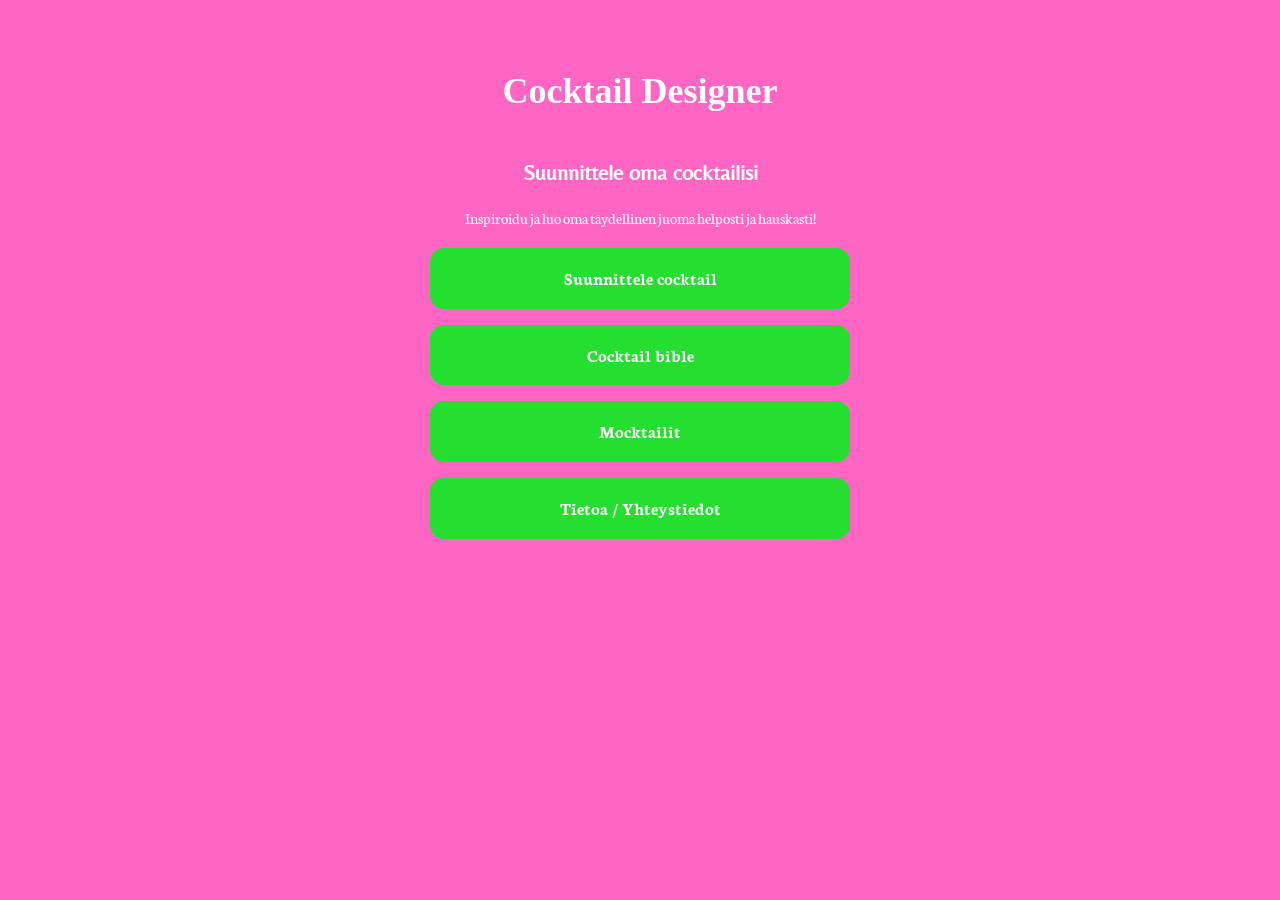
<file: index.html>
<!DOCTYPE html>
<html lang="fi">
<head>
    <meta charset="UTF-8">
    <meta name="viewport" content="width=device-width, initial-scale=1.0">
    <title>Cocktail Designer</title>
    <link rel="stylesheet" href="style.css">
</head>
<body>

    <div class="container">
        
<header>
    <h1>Cocktail Designer</h1>
</header>

<h2>Suunnittele oma cocktailisi</h2>
<p>Inspiroidu ja luo oma täydellinen juoma helposti ja hauskasti!</p>

<nav>
    <a href="design.html">Suunnittele cocktail</a>
    <a href="recipes.html">Cocktail bible</a>
    <a href="mocktail.html">Mocktailit</a>
    <a href="about.html">Tietoa / Yhteystiedot</a>
</nav>

    </div>
</body>

</html>
</file>
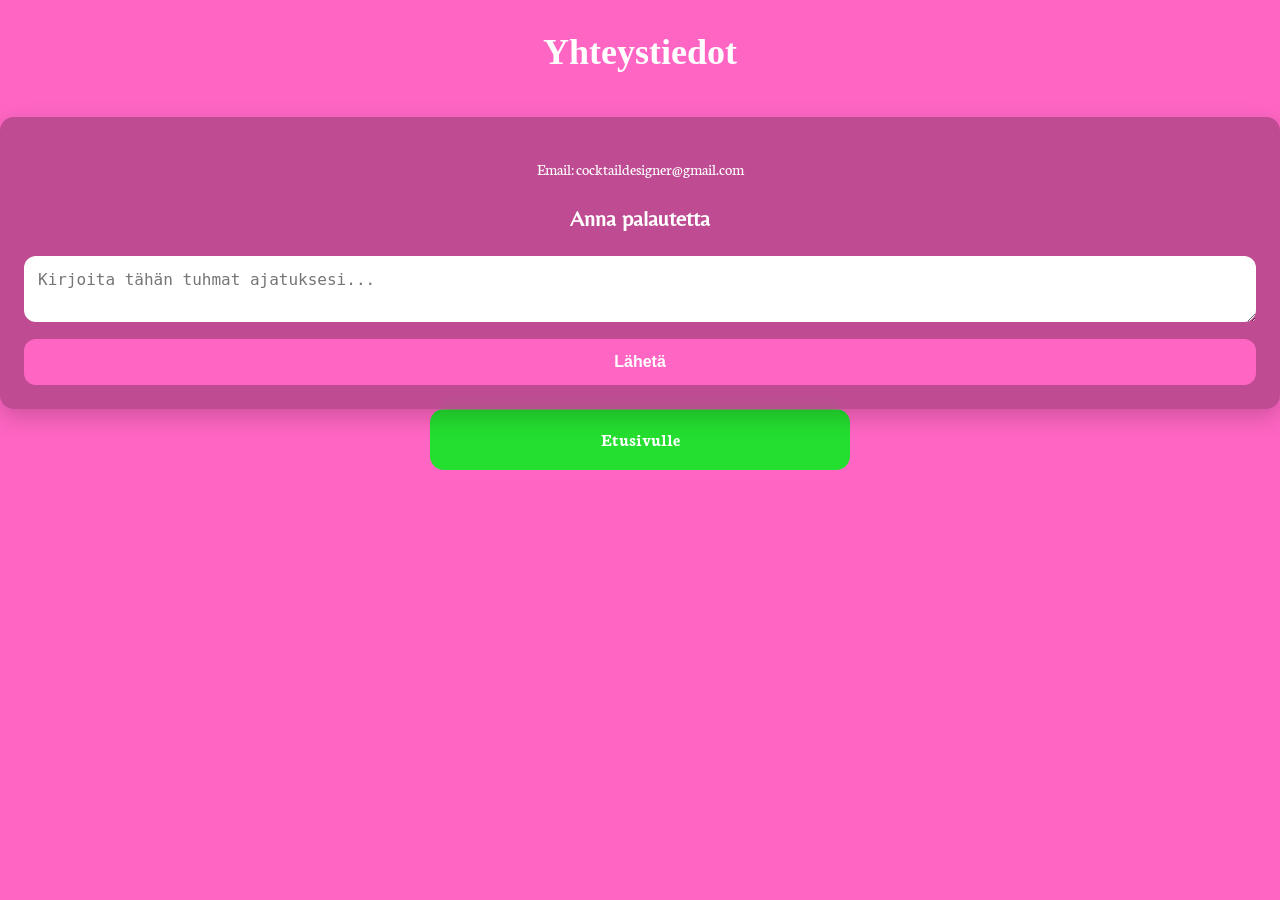
<file: about.html>
<!DOCTYPE html>
<html lang="fi">
<head>
<meta charset="UTF-8">
<title>Yhteystiedot</title>
<link rel="stylesheet" href="style.css">
</head>
<body>

<header>
<h1>Yhteystiedot</h1>
</header>

<div class="card">
<p>Email: cocktaildesigner@gmail.com</p>

<h2>Anna palautetta</h2>
<textarea placeholder="Kirjoita tähän tuhmat ajatuksesi..."></textarea>
<br>
<button onclick="alert('Kerron sun äitille!')">Lähetä</button>
</div>

<nav>
<a href="index.html">Etusivulle</a>
</nav>

</body>
</html>
</file>
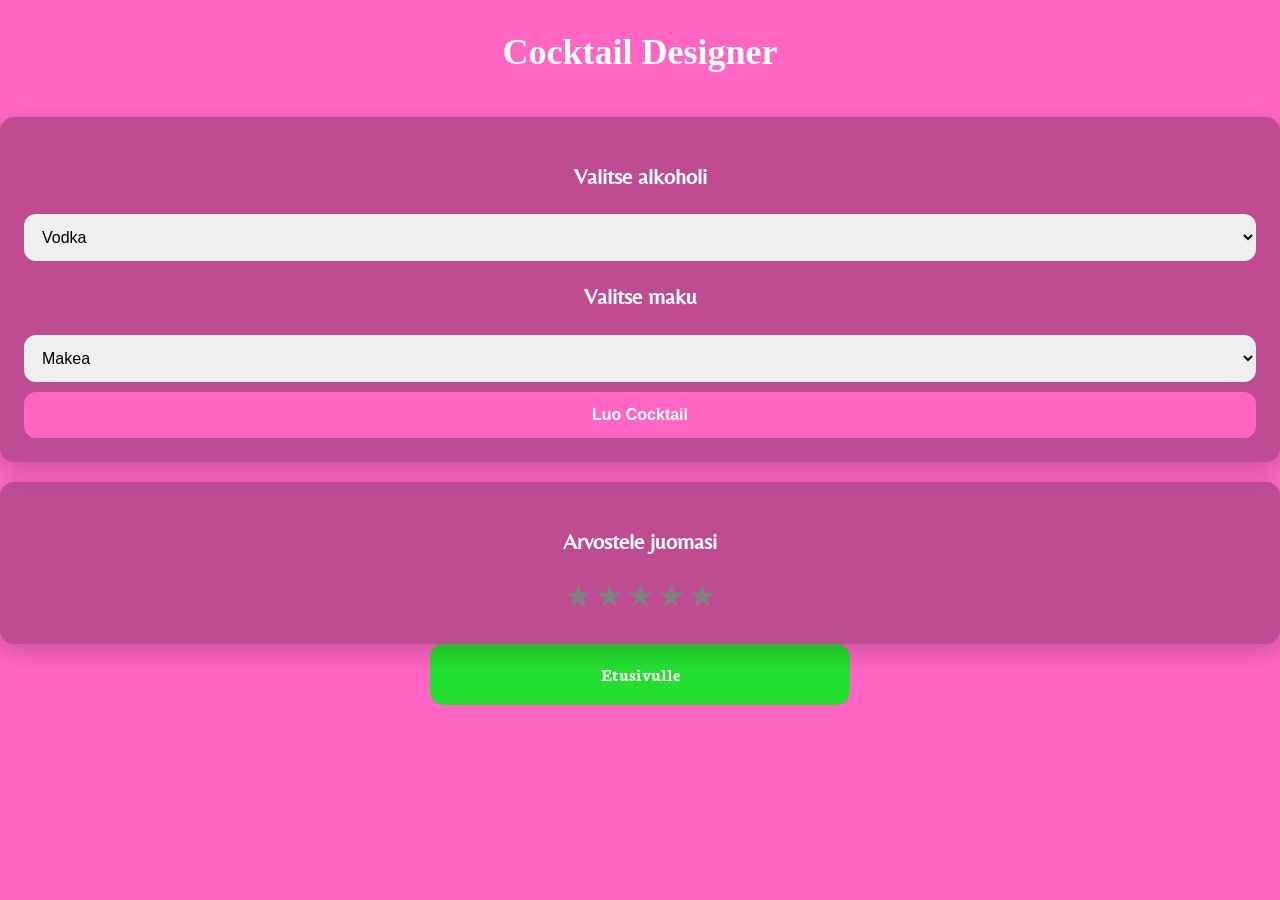
<file: design.html>
<!DOCTYPE html>
<html lang="fi">
<head>
<meta charset="UTF-8">
<title>Suunnittele Cocktail</title>
<link rel="stylesheet" href="style.css">
</head>
<body>

<header>
<h1>Cocktail Designer</h1>
</header>

<div class="card">
<h2>Valitse alkoholi</h2>
<select id="alcohol">
<option>Vodka</option>
<option>Gin</option>
<option>Rommi</option>
<option>Tequila</option>
<option>Viski</option>
</select>

<h2>Valitse maku</h2>
<select id="taste">
<option>Makea</option>
<option>Hapan</option>
<option>Molemmat</option>
</select>

<button onclick="generateCocktail()">Luo Cocktail</button>

<div id="result"></div>
</div>

<div class="card">
<h2>Arvostele juomasi</h2>
<div class="stars">
<span onclick="rate(1)">★</span>
<span onclick="rate(2)">★</span>
<span onclick="rate(3)">★</span>
<span onclick="rate(4)">★</span>
<span onclick="rate(5)">★</span>
</div>
</div>

<nav>
<a href="index.html">Etusivulle</a>
</nav>

<script src="script.js"></script>
</body>
</html>
</file>
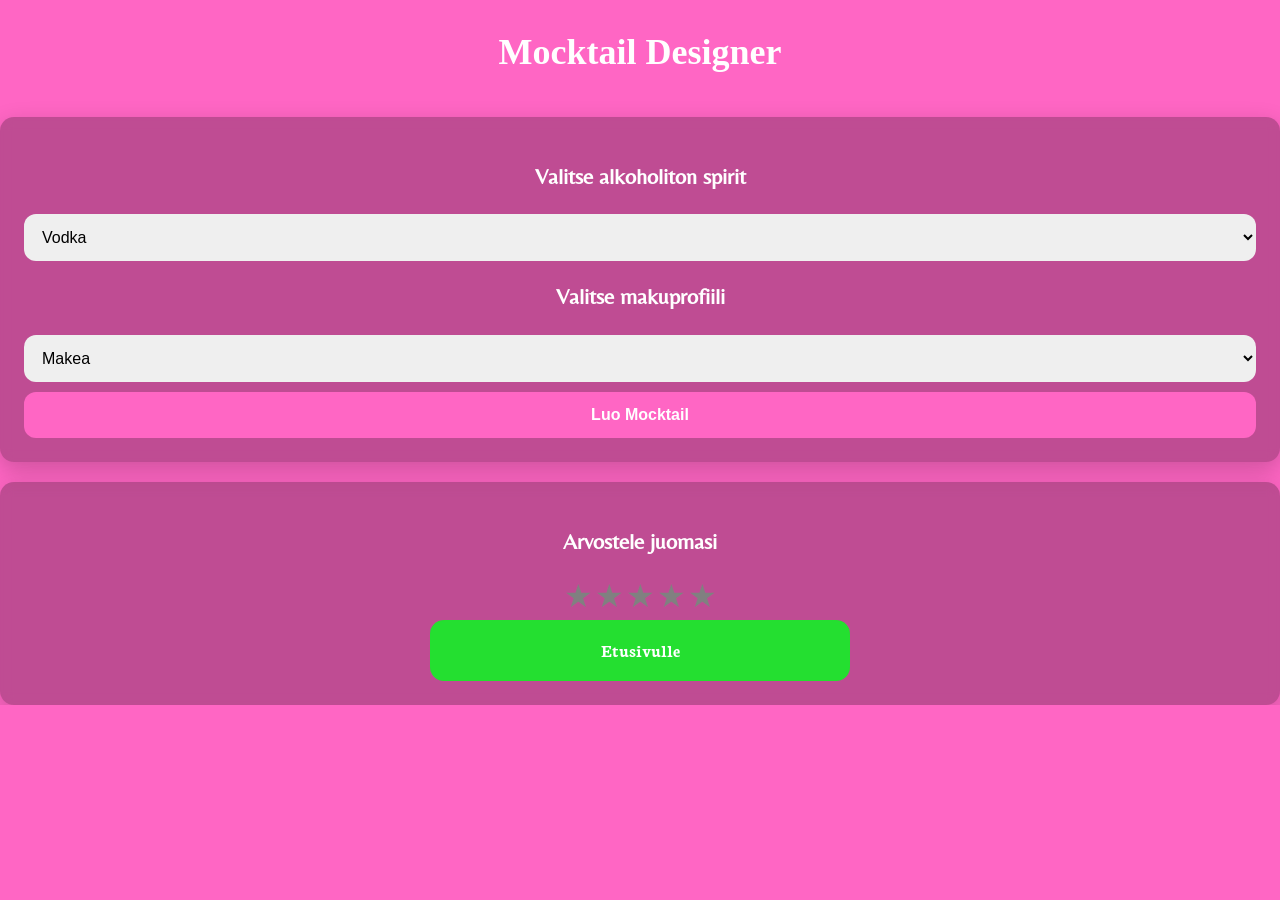
<file: mocktail.html>
<!DOCTYPE html>
<html lang="fi">
<head>
<meta charset="UTF-8">
<title>Mocktail Designer</title>
<link rel="stylesheet" href="style.css">
</head>
<body>

<header>
<h1>Mocktail Designer</h1>
</header>

<div class="card">
<h2>Valitse alkoholiton spirit</h2>
<select id="spirit">
<option>Vodka</option>
<option>Rommi</option>
<option>Tequila</option>
<option>Viski</option>
<option>Gin</option>
</select>

<h2>Valitse makuprofiili</h2>
<select id="taste">
<option>Makea</option>
<option>Hapan</option>
<option>Raikas</option>
</select>

<button onclick="generateCocktail()">Luo Mocktail</button>

<div id="result"></div>
</div>

<div class="card">
<h2>Arvostele juomasi</h2>
<div class="stars">
<span onclick="rate(1)">★</span>
<span onclick="rate(2)">★</span>
<span onclick="rate(3)">★</span>
<span onclick="rate(4)">★</span>
<span onclick="rate(5)">★</span>
</div>

<nav>
<a href="index.html">Etusivulle</a>
</nav>

<script src="script.js"></script>


</body>
</html>
</file>
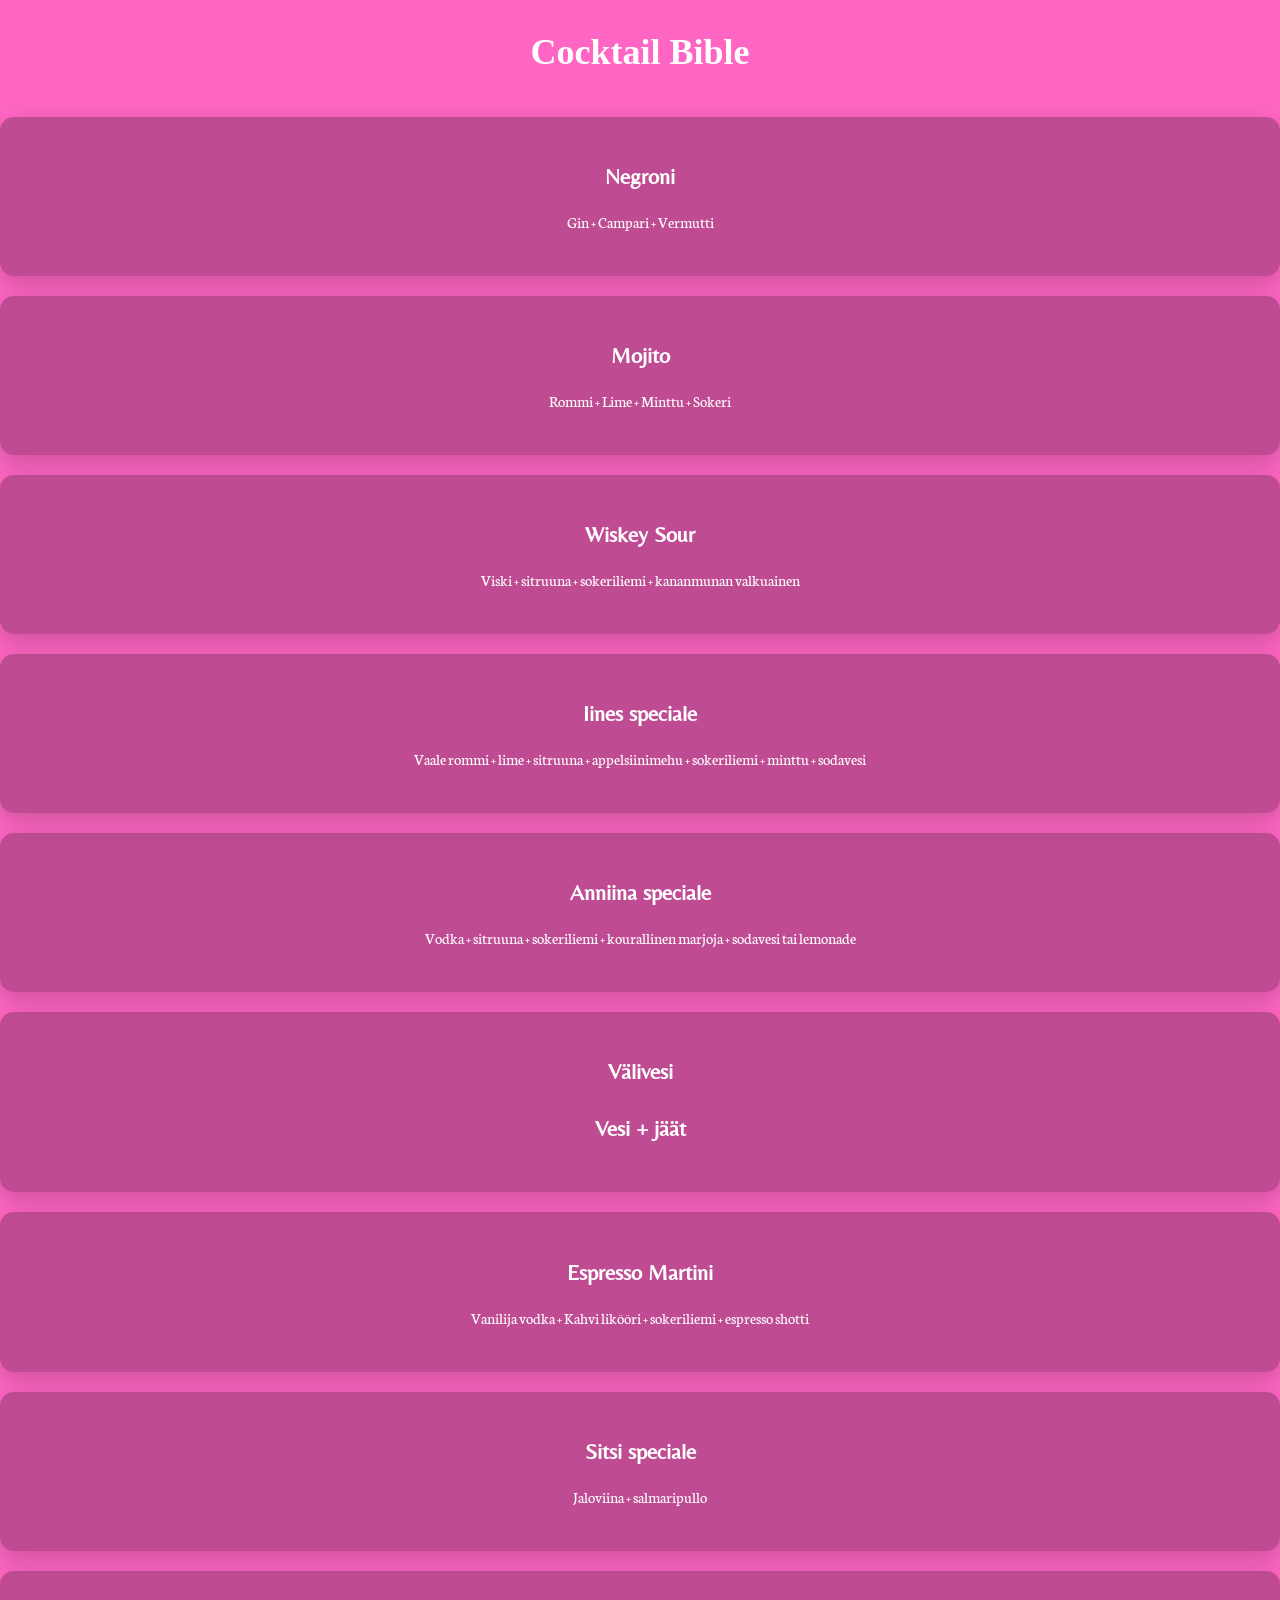
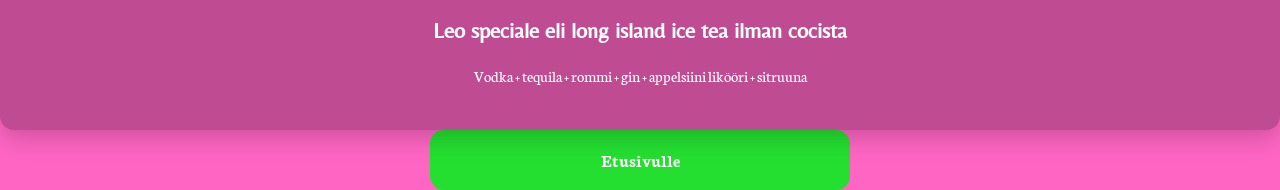
<file: recipes.html>
<!DOCTYPE html>
<html lang="fi">
<head>
<meta charset="UTF-8">
<title>Cocktail Bible</title>
<link rel="stylesheet" href="style.css">
</head>
<body>

<header>
<h1>Cocktail Bible</h1>
</header>

<div class="card">
<h2>Negroni</h2>
<p>Gin + Campari + Vermutti</p>
</div>

<div class="card">
<h2>Mojito</h2>
<p>Rommi + Lime + Minttu + Sokeri</p>
</div>

<div class="card">
<h2>Wiskey Sour</h2>
<p>Viski + sitruuna + sokeriliemi + kananmunan valkuainen</p>
</div>

<div class="card">
<h2>Iines speciale</h2>
<p>Vaale rommi + lime + sitruuna + appelsiinimehu + sokeriliemi + minttu + sodavesi</p>
</div>

<div class="card">
<h2>Anniina speciale</h2>
<p>Vodka + sitruuna + sokeriliemi + kourallinen marjoja + sodavesi tai lemonade</p>
</div>

<div class="card">
<h2>Välivesi<h2>
<p>Vesi + jäät</p>
</div>

<div class="card">
<h2>Espresso Martini</h2>
<p>Vanilija vodka + Kahvi likööri + sokeriliemi + espresso shotti</p>
</div>

<div class="card">
<h2>Sitsi speciale</h2>
<p>Jaloviina + salmaripullo</p>
</div>

<div class="card">
<h2>Leo speciale eli long island ice tea ilman cocista</h2>
<p>Vodka + tequila + rommi + gin + appelsiini likööri + sitruuna</p>
</div>

<nav>
<a href="index.html">Etusivulle</a>
</nav>

</body>
</html>
</file>
<file: style.css>
@import url('https://fonts.googleapis.com/css2?family=Homemade+Apple&family=Belleza&family=Neuton:wght@400;700&display=swap');

:root{
    --bg-color:#ff66c4;
    --accent:#24df30;
    --accent-hover:#1bb826;
    --card-bg:rgba(0,0,0,0.25);
    --text-color:#ffffff;
}

*{
    box-sizing:border-box;
}

html, body{
    margin:0;
    padding:0;
    overflow-x:hidden;
}

body{
    font-family:'Neuton', serif;
    background:var(--bg-color);
    color:var(--text-color);
    text-align:center;
    line-height:1.6;
}

.container{
    max-width:900px;
    margin:auto;
    padding:clamp(20px,3vw,40px);
}

header{
    margin-bottom:clamp(25px,3vw,35px);
}

h1{
    font-family:'Homemade Apple', cursive;
    font-size:clamp(28px,6vw,42px);
    margin-bottom:10px;
}

h2{
    font-family:'Belleza', sans-serif;
    font-size:clamp(18px,4vw,26px);
    margin-bottom:10px;
}

header p{
    font-size:clamp(14px,2.5vw,18px);
    opacity:.9;
}


nav{
    display:flex;
    flex-direction:column;
    align-items:center;
    gap:16px;
}

nav a{
    display:block;
    width:100%;
    max-width:420px;

    padding:16px;
    font-size:clamp(16px,2.5vw,20px);
    font-weight:bold;

    background:var(--accent);
    color:white;
    text-decoration:none;

    border-radius:14px;

    transition:
        transform .2s ease,
        background-color .2s ease,
        box-shadow .2s ease;
}

nav a:hover{
    background:var(--accent-hover);
    transform:translateY(-2px);
    box-shadow:0 6px 18px rgba(0,0,0,0.2);
}

nav a:active{
    transform:scale(.97);
}

.card{
    background:var(--card-bg);
    padding:clamp(18px,2vw,24px);
    border-radius:14px;
    margin-top:20px;

    backdrop-filter:blur(6px);
    box-shadow:0 8px 25px rgba(0,0,0,0.2);

    animation:fadeIn .5s ease;
}


button,
select,
input,
textarea{
    width:100%;
    padding:14px;
    font-size:16px;

    border-radius:12px;
    border:none;

    margin-top:10px;
}

button{
    background:var(--bg-color);
    color:white;
    font-weight:bold;

    transition:transform .15s ease, opacity .15s ease;
}

button:hover{
    opacity:.9;
}

button:active{
    transform:scale(.97);
}


.stars span{
    font-size:clamp(24px,5vw,40px);
    cursor:pointer;
    color:gray;
    transition:transform .15s;
}

.stars span:hover{
    transform:scale(1.2);
}

.stars .active{
    color:gold;
}

/* =========================
   ANIMATIONS
========================= */

@keyframes fadeIn{
    from{
        opacity:0;
        transform:translateY(10px);
    }
    to{
        opacity:1;
        transform:translateY(0);
    }
}


@media (min-width:1200px){

    .container{
        max-width:900px;
    }

    h1{
        font-size:36px;
    }

    h2{
        font-size:22px;
    }

    nav a{
        font-size:18px;
    }

    .stars span{
        font-size:32px;
    }

}
</file>
